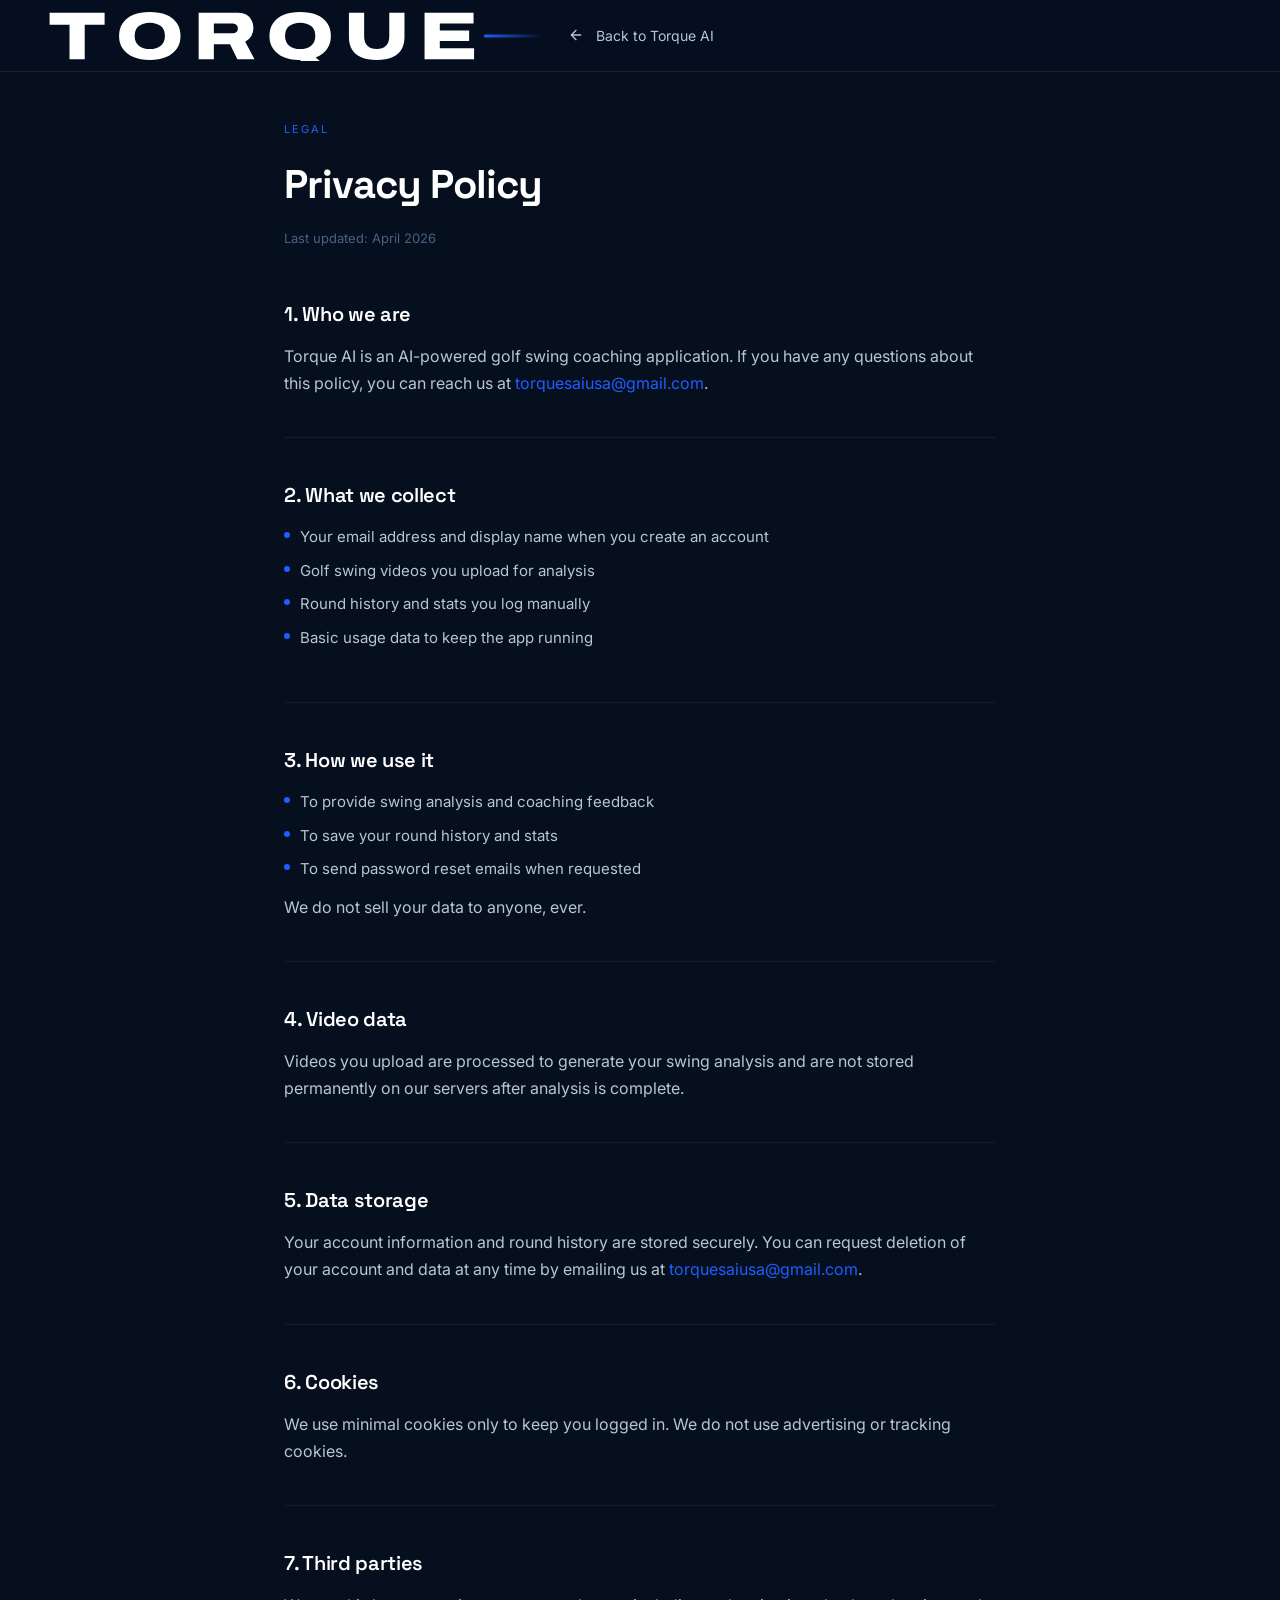
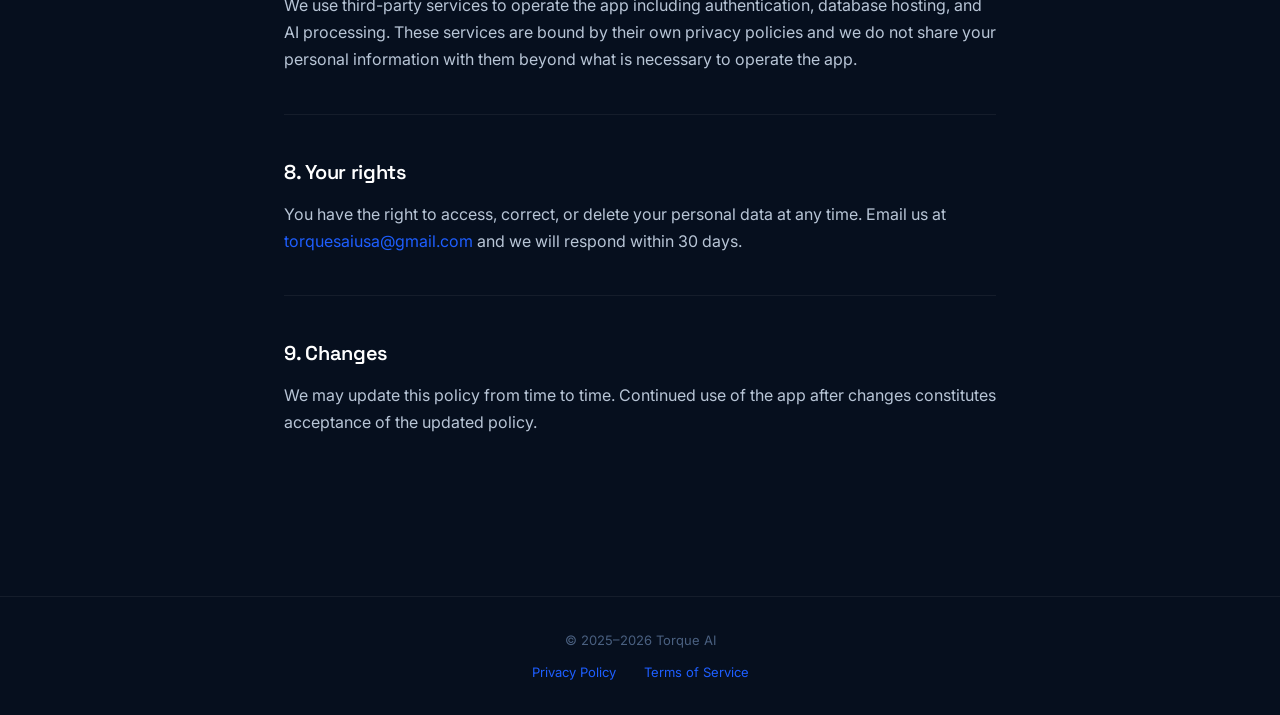
<file: privacy.html>
<!DOCTYPE html>
<html lang="en">
<head>
    <meta charset="UTF-8">
    <meta name="viewport" content="width=device-width, initial-scale=1.0">
    <link rel="icon" type="image/svg+xml" href="torque-favicon.svg">
    <link rel="apple-touch-icon" href="favicon-180.png">
    <title>Privacy Policy — Torque AI</title>
    <link rel="preconnect" href="https://fonts.googleapis.com">
    <link rel="preconnect" href="https://fonts.gstatic.com" crossorigin>
    <link href="https://fonts.googleapis.com/css2?family=Space+Grotesk:wght@500;600;700&family=Inter:wght@400;600&display=swap" rel="stylesheet">
    <style>
        * { box-sizing: border-box; margin: 0; padding: 0; }
        body {
            background: #060f1e;
            color: #B8C5D6;
            font-family: 'Inter', sans-serif;
            font-size: 16px;
            line-height: 1.7;
        }
        nav {
            position: fixed;
            top: 0; left: 0; right: 0;
            background: rgba(6, 15, 30, 0.97);
            backdrop-filter: blur(10px);
            border-bottom: 1px solid rgba(255,255,255,0.08);
            height: 72px;
            z-index: 1000;
            display: flex;
            align-items: center;
            padding: 0 48px;
        }
        nav a {
            display: flex;
            align-items: center;
            gap: 12px;
            text-decoration: none;
            color: #B8C5D6;
            font-size: 14px;
            transition: color 0.2s;
        }
        nav a:hover { color: #fff; }
        nav a svg { flex-shrink: 0; }
        .nav-logo {
            height: 50px;
            width: auto;
            margin-right: 24px;
        }
        .container {
            max-width: 760px;
            margin: 0 auto;
            padding: 120px 24px 80px;
        }
        .page-label {
            font-size: 11px;
            letter-spacing: 0.18em;
            text-transform: uppercase;
            color: #1e5eff;
            margin-bottom: 12px;
        }
        h1 {
            font-family: 'Space Grotesk', sans-serif;
            font-size: 40px;
            font-weight: 700;
            color: #ffffff;
            letter-spacing: -1px;
            margin-bottom: 8px;
        }
        .updated {
            font-size: 13px;
            color: #4a6080;
            margin-bottom: 48px;
        }
        .section {
            margin-bottom: 40px;
            padding-bottom: 40px;
            border-bottom: 1px solid rgba(255,255,255,0.06);
        }
        .section:last-child {
            border-bottom: none;
        }
        h2 {
            font-family: 'Space Grotesk', sans-serif;
            font-size: 20px;
            font-weight: 600;
            color: #ffffff;
            margin-bottom: 12px;
            letter-spacing: -0.3px;
        }
        p { margin-bottom: 12px; }
        p:last-child { margin-bottom: 0; }
        ul {
            list-style: none;
            padding: 0;
            margin: 12px 0;
        }
        ul li {
            display: flex;
            gap: 10px;
            align-items: flex-start;
            margin-bottom: 8px;
            font-size: 15px;
            color: #B8C5D6;
        }
        ul li::before {
            content: '';
            width: 6px;
            height: 6px;
            border-radius: 50%;
            background: #1e5eff;
            flex-shrink: 0;
            margin-top: 8px;
        }
        a { color: #1e5eff; text-decoration: none; }
        a:hover { color: #3d7aff; }
        .back-link {
            display: inline-flex;
            align-items: center;
            gap: 8px;
            color: #B8C5D6;
            font-size: 14px;
            text-decoration: none;
            margin-bottom: 40px;
            transition: color 0.2s;
        }
        .back-link:hover { color: #fff; }
        footer {
            background: #060f1e;
            border-top: 1px solid rgba(255,255,255,0.06);
            padding: 32px 24px;
            text-align: center;
            font-size: 13px;
            color: #4a6080;
        }
        footer a { color: #1e5eff; margin: 0 12px; }
        @media (max-width: 600px) {
            nav { padding: 0 20px; }
            .container { padding: 100px 20px 60px; }
            h1 { font-size: 30px; }
        }
    </style>
</head>
<body>

<nav>
    <a href="index.html">
        <img src="torque-logo.svg" alt="Torque" class="nav-logo">
    </a>
    <a href="index.html">
        <svg width="16" height="16" viewBox="0 0 24 24" fill="none" stroke="currentColor" stroke-width="2" stroke-linecap="round" stroke-linejoin="round"><path d="M19 12H5M12 5l-7 7 7 7"/></svg>
        Back to Torque AI
    </a>
</nav>

<div class="container">
    <div class="page-label">Legal</div>
    <h1>Privacy Policy</h1>
    <div class="updated">Last updated: April 2026</div>

    <div class="section">
        <h2>1. Who we are</h2>
        <p>Torque AI is an AI-powered golf swing coaching application. If you have any questions about this policy, you can reach us at <a href="mailto:torquesaiusa@gmail.com">torquesaiusa@gmail.com</a>.</p>
    </div>

    <div class="section">
        <h2>2. What we collect</h2>
        <ul>
            <li>Your email address and display name when you create an account</li>
            <li>Golf swing videos you upload for analysis</li>
            <li>Round history and stats you log manually</li>
            <li>Basic usage data to keep the app running</li>
        </ul>
    </div>

    <div class="section">
        <h2>3. How we use it</h2>
        <ul>
            <li>To provide swing analysis and coaching feedback</li>
            <li>To save your round history and stats</li>
            <li>To send password reset emails when requested</li>
        </ul>
        <p>We do not sell your data to anyone, ever.</p>
    </div>

    <div class="section">
        <h2>4. Video data</h2>
        <p>Videos you upload are processed to generate your swing analysis and are not stored permanently on our servers after analysis is complete.</p>
    </div>

    <div class="section">
        <h2>5. Data storage</h2>
        <p>Your account information and round history are stored securely. You can request deletion of your account and data at any time by emailing us at <a href="mailto:torquesaiusa@gmail.com">torquesaiusa@gmail.com</a>.</p>
    </div>

    <div class="section">
        <h2>6. Cookies</h2>
        <p>We use minimal cookies only to keep you logged in. We do not use advertising or tracking cookies.</p>
    </div>

    <div class="section">
        <h2>7. Third parties</h2>
        <p>We use third-party services to operate the app including authentication, database hosting, and AI processing. These services are bound by their own privacy policies and we do not share your personal information with them beyond what is necessary to operate the app.</p>
    </div>

    <div class="section">
        <h2>8. Your rights</h2>
        <p>You have the right to access, correct, or delete your personal data at any time. Email us at <a href="mailto:torquesaiusa@gmail.com">torquesaiusa@gmail.com</a> and we will respond within 30 days.</p>
    </div>

    <div class="section">
        <h2>9. Changes</h2>
        <p>We may update this policy from time to time. Continued use of the app after changes constitutes acceptance of the updated policy.</p>
    </div>
</div>

<footer>
    <div>© 2025–2026 Torque AI</div>
    <div style="margin-top:10px;">
        <a href="privacy.html">Privacy Policy</a>
        <a href="terms.html">Terms of Service</a>
    </div>
</footer>

</body>
</html>
</file>
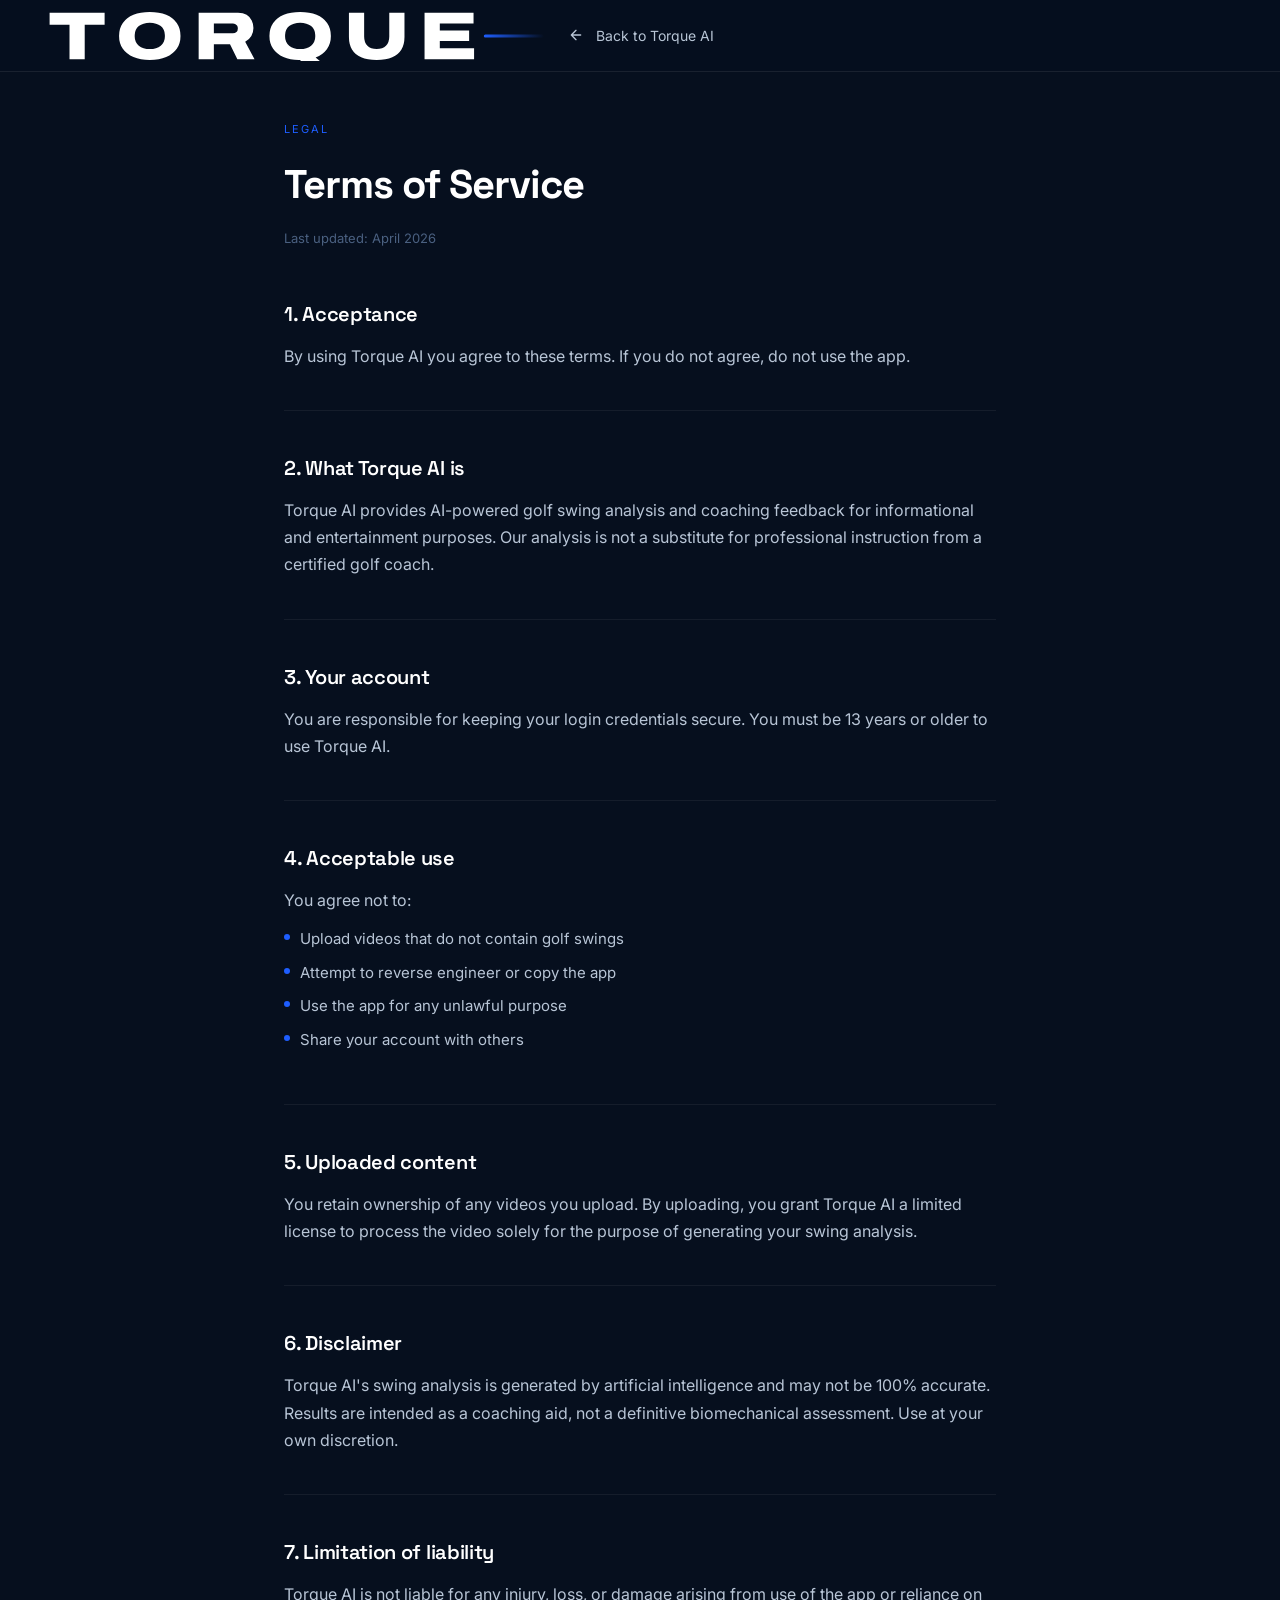
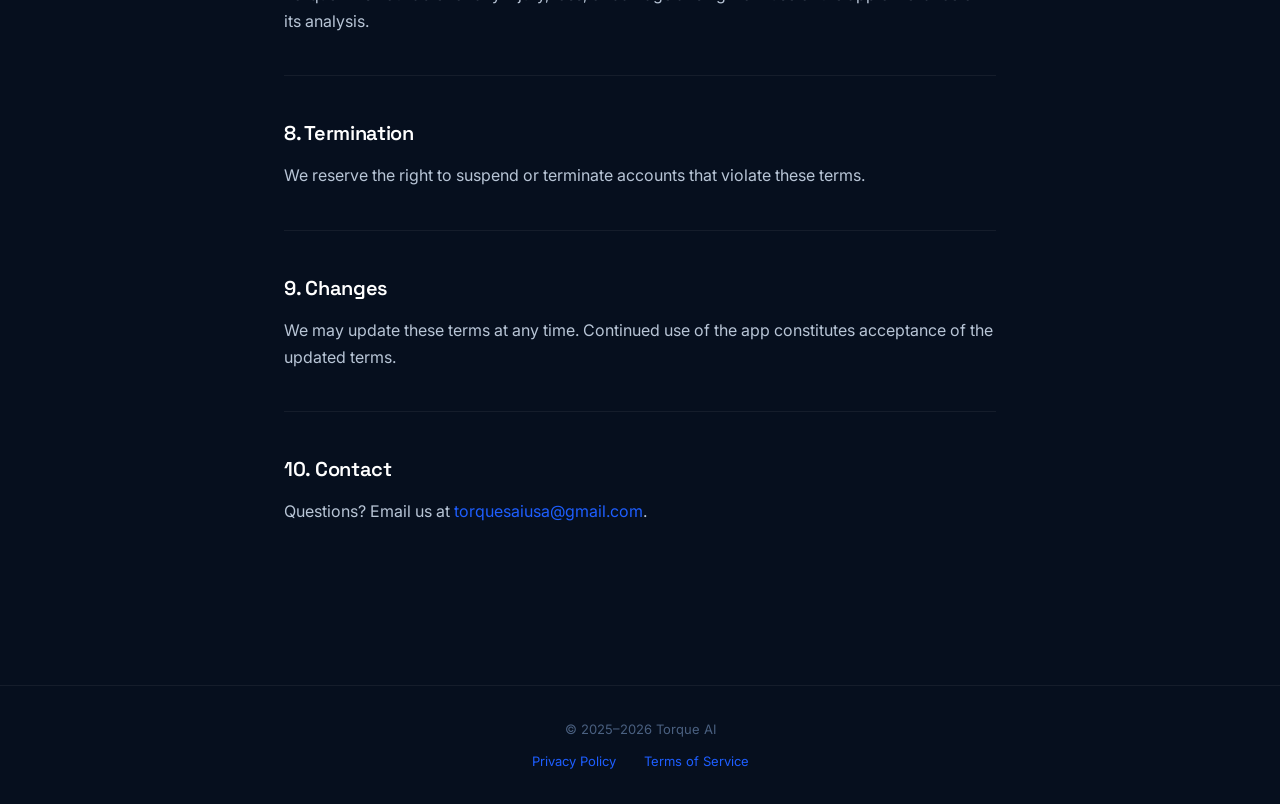
<file: terms.html>
<!DOCTYPE html>
<html lang="en">
<head>
    <meta charset="UTF-8">
    <meta name="viewport" content="width=device-width, initial-scale=1.0">
    <link rel="icon" type="image/svg+xml" href="torque-favicon.svg">
    <link rel="apple-touch-icon" href="favicon-180.png">
    <title>Terms of Service — Torque AI</title>
    <link rel="preconnect" href="https://fonts.googleapis.com">
    <link rel="preconnect" href="https://fonts.gstatic.com" crossorigin>
    <link href="https://fonts.googleapis.com/css2?family=Space+Grotesk:wght@500;600;700&family=Inter:wght@400;600&display=swap" rel="stylesheet">
    <style>
        * { box-sizing: border-box; margin: 0; padding: 0; }
        body {
            background: #060f1e;
            color: #B8C5D6;
            font-family: 'Inter', sans-serif;
            font-size: 16px;
            line-height: 1.7;
        }
        nav {
            position: fixed;
            top: 0; left: 0; right: 0;
            background: rgba(6, 15, 30, 0.97);
            backdrop-filter: blur(10px);
            border-bottom: 1px solid rgba(255,255,255,0.08);
            height: 72px;
            z-index: 1000;
            display: flex;
            align-items: center;
            padding: 0 48px;
        }
        nav a {
            display: flex;
            align-items: center;
            gap: 12px;
            text-decoration: none;
            color: #B8C5D6;
            font-size: 14px;
            transition: color 0.2s;
        }
        nav a:hover { color: #fff; }
        .nav-logo {
            height: 50px;
            width: auto;
            margin-right: 24px;
        }
        .container {
            max-width: 760px;
            margin: 0 auto;
            padding: 120px 24px 80px;
        }
        .page-label {
            font-size: 11px;
            letter-spacing: 0.18em;
            text-transform: uppercase;
            color: #1e5eff;
            margin-bottom: 12px;
        }
        h1 {
            font-family: 'Space Grotesk', sans-serif;
            font-size: 40px;
            font-weight: 700;
            color: #ffffff;
            letter-spacing: -1px;
            margin-bottom: 8px;
        }
        .updated {
            font-size: 13px;
            color: #4a6080;
            margin-bottom: 48px;
        }
        .section {
            margin-bottom: 40px;
            padding-bottom: 40px;
            border-bottom: 1px solid rgba(255,255,255,0.06);
        }
        .section:last-child { border-bottom: none; }
        h2 {
            font-family: 'Space Grotesk', sans-serif;
            font-size: 20px;
            font-weight: 600;
            color: #ffffff;
            margin-bottom: 12px;
            letter-spacing: -0.3px;
        }
        p { margin-bottom: 12px; }
        p:last-child { margin-bottom: 0; }
        ul {
            list-style: none;
            padding: 0;
            margin: 12px 0;
        }
        ul li {
            display: flex;
            gap: 10px;
            align-items: flex-start;
            margin-bottom: 8px;
            font-size: 15px;
            color: #B8C5D6;
        }
        ul li::before {
            content: '';
            width: 6px;
            height: 6px;
            border-radius: 50%;
            background: #1e5eff;
            flex-shrink: 0;
            margin-top: 8px;
        }
        a { color: #1e5eff; text-decoration: none; }
        a:hover { color: #3d7aff; }
        footer {
            background: #060f1e;
            border-top: 1px solid rgba(255,255,255,0.06);
            padding: 32px 24px;
            text-align: center;
            font-size: 13px;
            color: #4a6080;
        }
        footer a { color: #1e5eff; margin: 0 12px; }
        @media (max-width: 600px) {
            nav { padding: 0 20px; }
            .container { padding: 100px 20px 60px; }
            h1 { font-size: 30px; }
        }
    </style>
</head>
<body>

<nav>
    <a href="index.html">
        <img src="torque-logo.svg" alt="Torque" class="nav-logo">
    </a>
    <a href="index.html">
        <svg width="16" height="16" viewBox="0 0 24 24" fill="none" stroke="currentColor" stroke-width="2" stroke-linecap="round" stroke-linejoin="round"><path d="M19 12H5M12 5l-7 7 7 7"/></svg>
        Back to Torque AI
    </a>
</nav>

<div class="container">
    <div class="page-label">Legal</div>
    <h1>Terms of Service</h1>
    <div class="updated">Last updated: April 2026</div>

    <div class="section">
        <h2>1. Acceptance</h2>
        <p>By using Torque AI you agree to these terms. If you do not agree, do not use the app.</p>
    </div>

    <div class="section">
        <h2>2. What Torque AI is</h2>
        <p>Torque AI provides AI-powered golf swing analysis and coaching feedback for informational and entertainment purposes. Our analysis is not a substitute for professional instruction from a certified golf coach.</p>
    </div>

    <div class="section">
        <h2>3. Your account</h2>
        <p>You are responsible for keeping your login credentials secure. You must be 13 years or older to use Torque AI.</p>
    </div>

    <div class="section">
        <h2>4. Acceptable use</h2>
        <p>You agree not to:</p>
        <ul>
            <li>Upload videos that do not contain golf swings</li>
            <li>Attempt to reverse engineer or copy the app</li>
            <li>Use the app for any unlawful purpose</li>
            <li>Share your account with others</li>
        </ul>
    </div>

    <div class="section">
        <h2>5. Uploaded content</h2>
        <p>You retain ownership of any videos you upload. By uploading, you grant Torque AI a limited license to process the video solely for the purpose of generating your swing analysis.</p>
    </div>

    <div class="section">
        <h2>6. Disclaimer</h2>
        <p>Torque AI's swing analysis is generated by artificial intelligence and may not be 100% accurate. Results are intended as a coaching aid, not a definitive biomechanical assessment. Use at your own discretion.</p>
    </div>

    <div class="section">
        <h2>7. Limitation of liability</h2>
        <p>Torque AI is not liable for any injury, loss, or damage arising from use of the app or reliance on its analysis.</p>
    </div>

    <div class="section">
        <h2>8. Termination</h2>
        <p>We reserve the right to suspend or terminate accounts that violate these terms.</p>
    </div>

    <div class="section">
        <h2>9. Changes</h2>
        <p>We may update these terms at any time. Continued use of the app constitutes acceptance of the updated terms.</p>
    </div>

    <div class="section">
        <h2>10. Contact</h2>
        <p>Questions? Email us at <a href="mailto:torquesaiusa@gmail.com">torquesaiusa@gmail.com</a>.</p>
    </div>
</div>

<footer>
    <div>© 2025–2026 Torque AI</div>
    <div style="margin-top:10px;">
        <a href="privacy.html">Privacy Policy</a>
        <a href="terms.html">Terms of Service</a>
    </div>
</footer>

</body>
</html>
</file>
